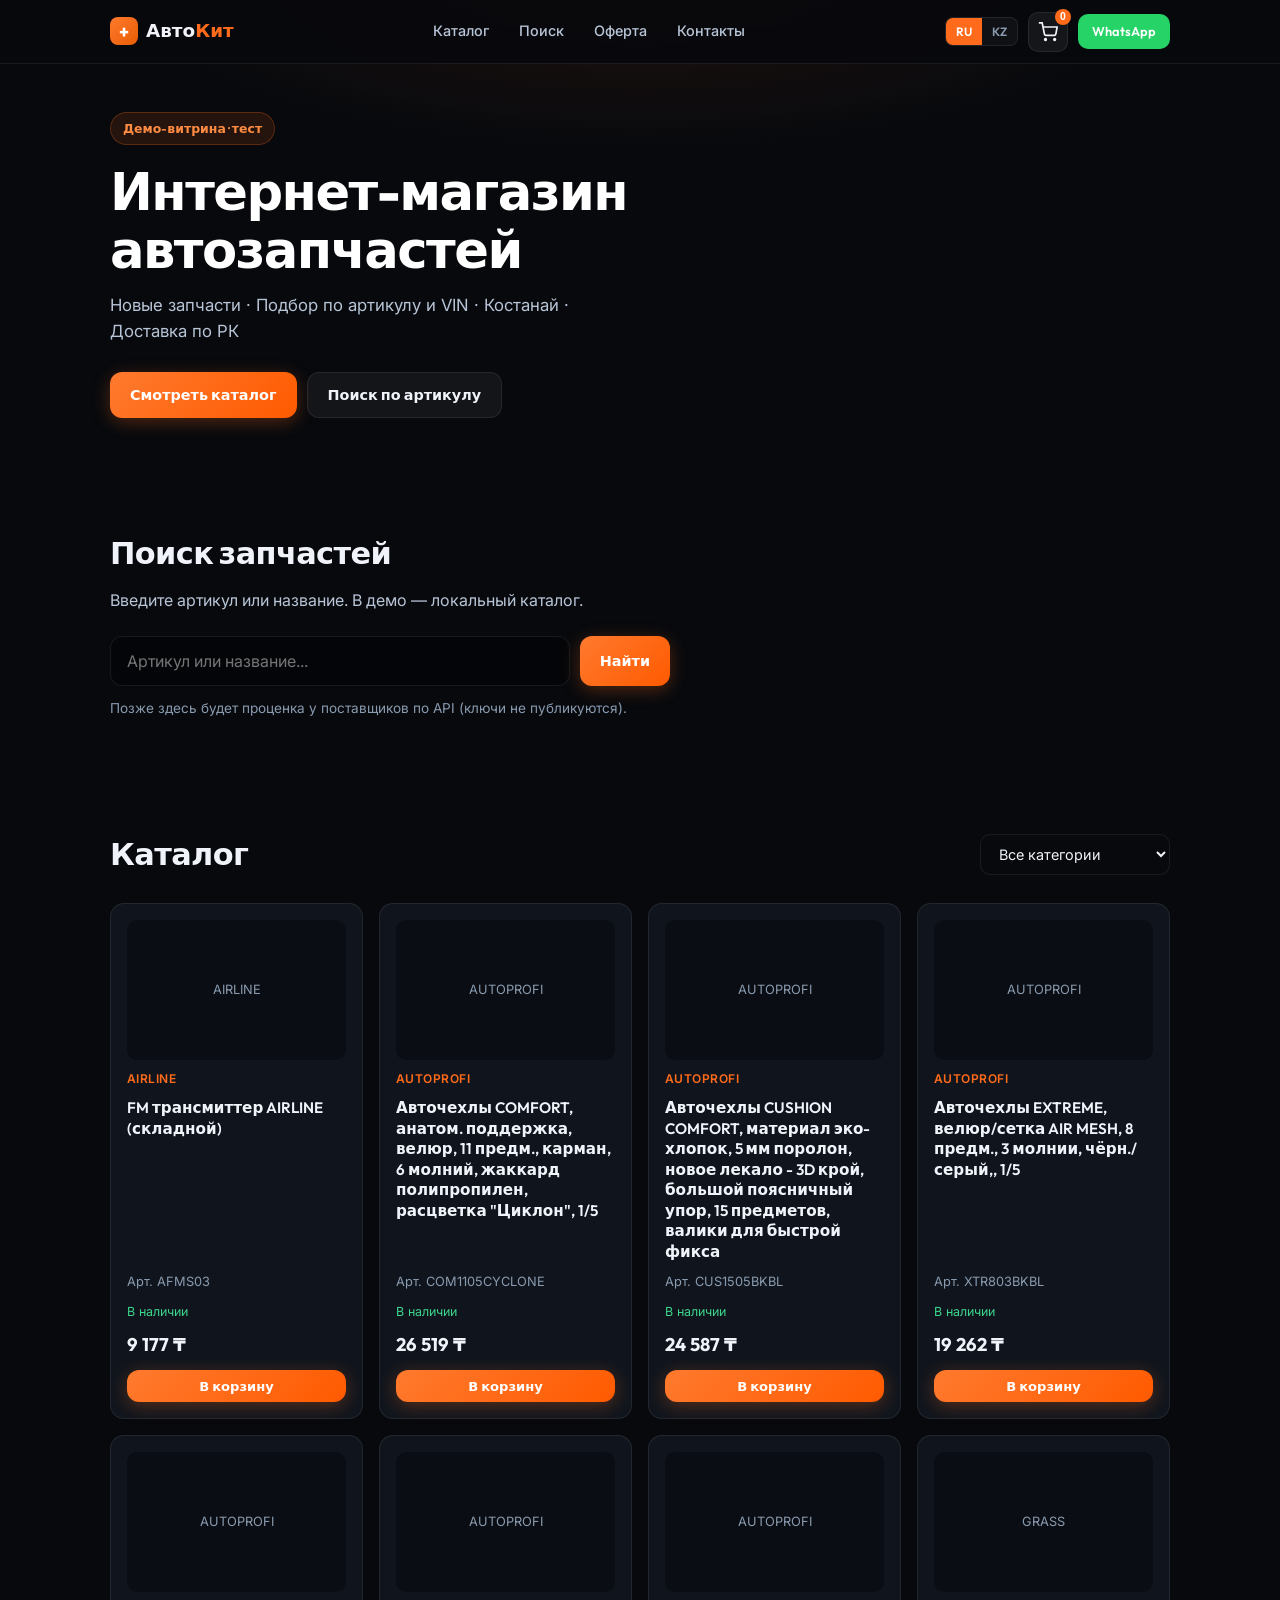
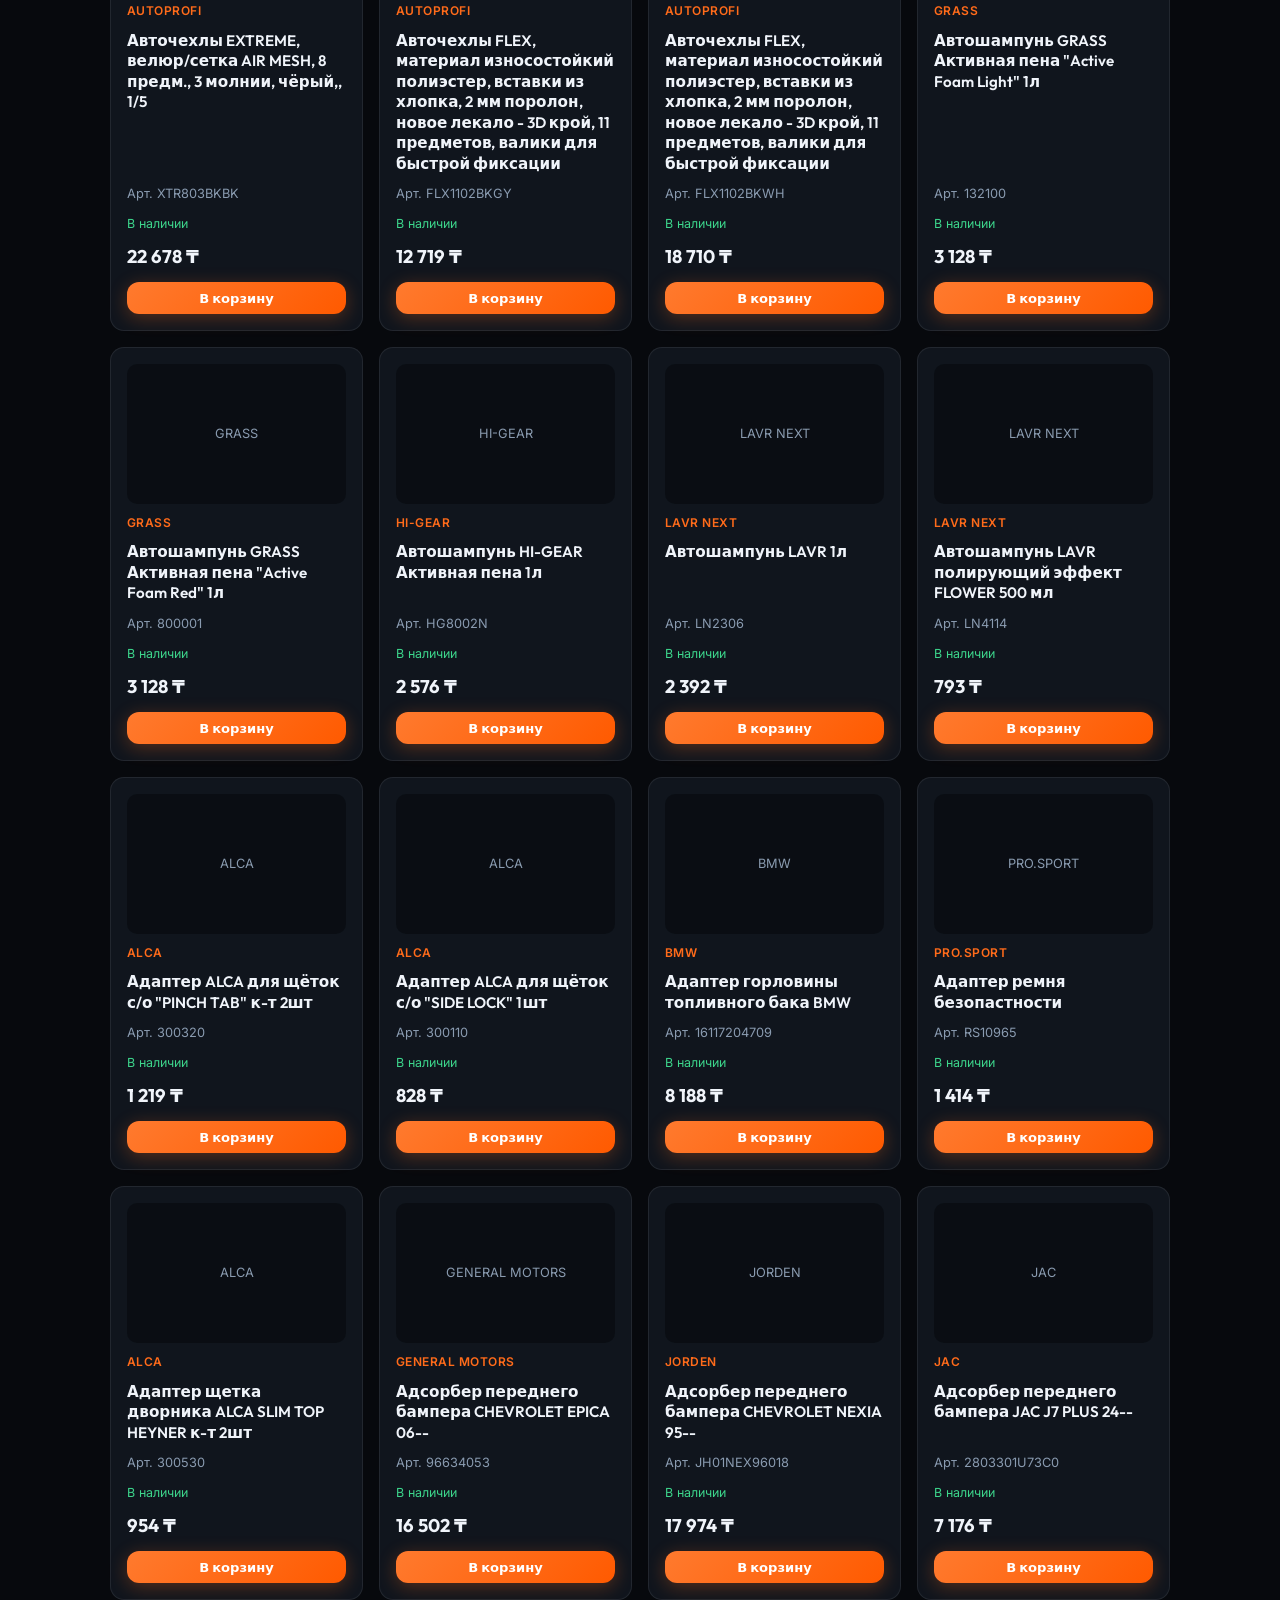
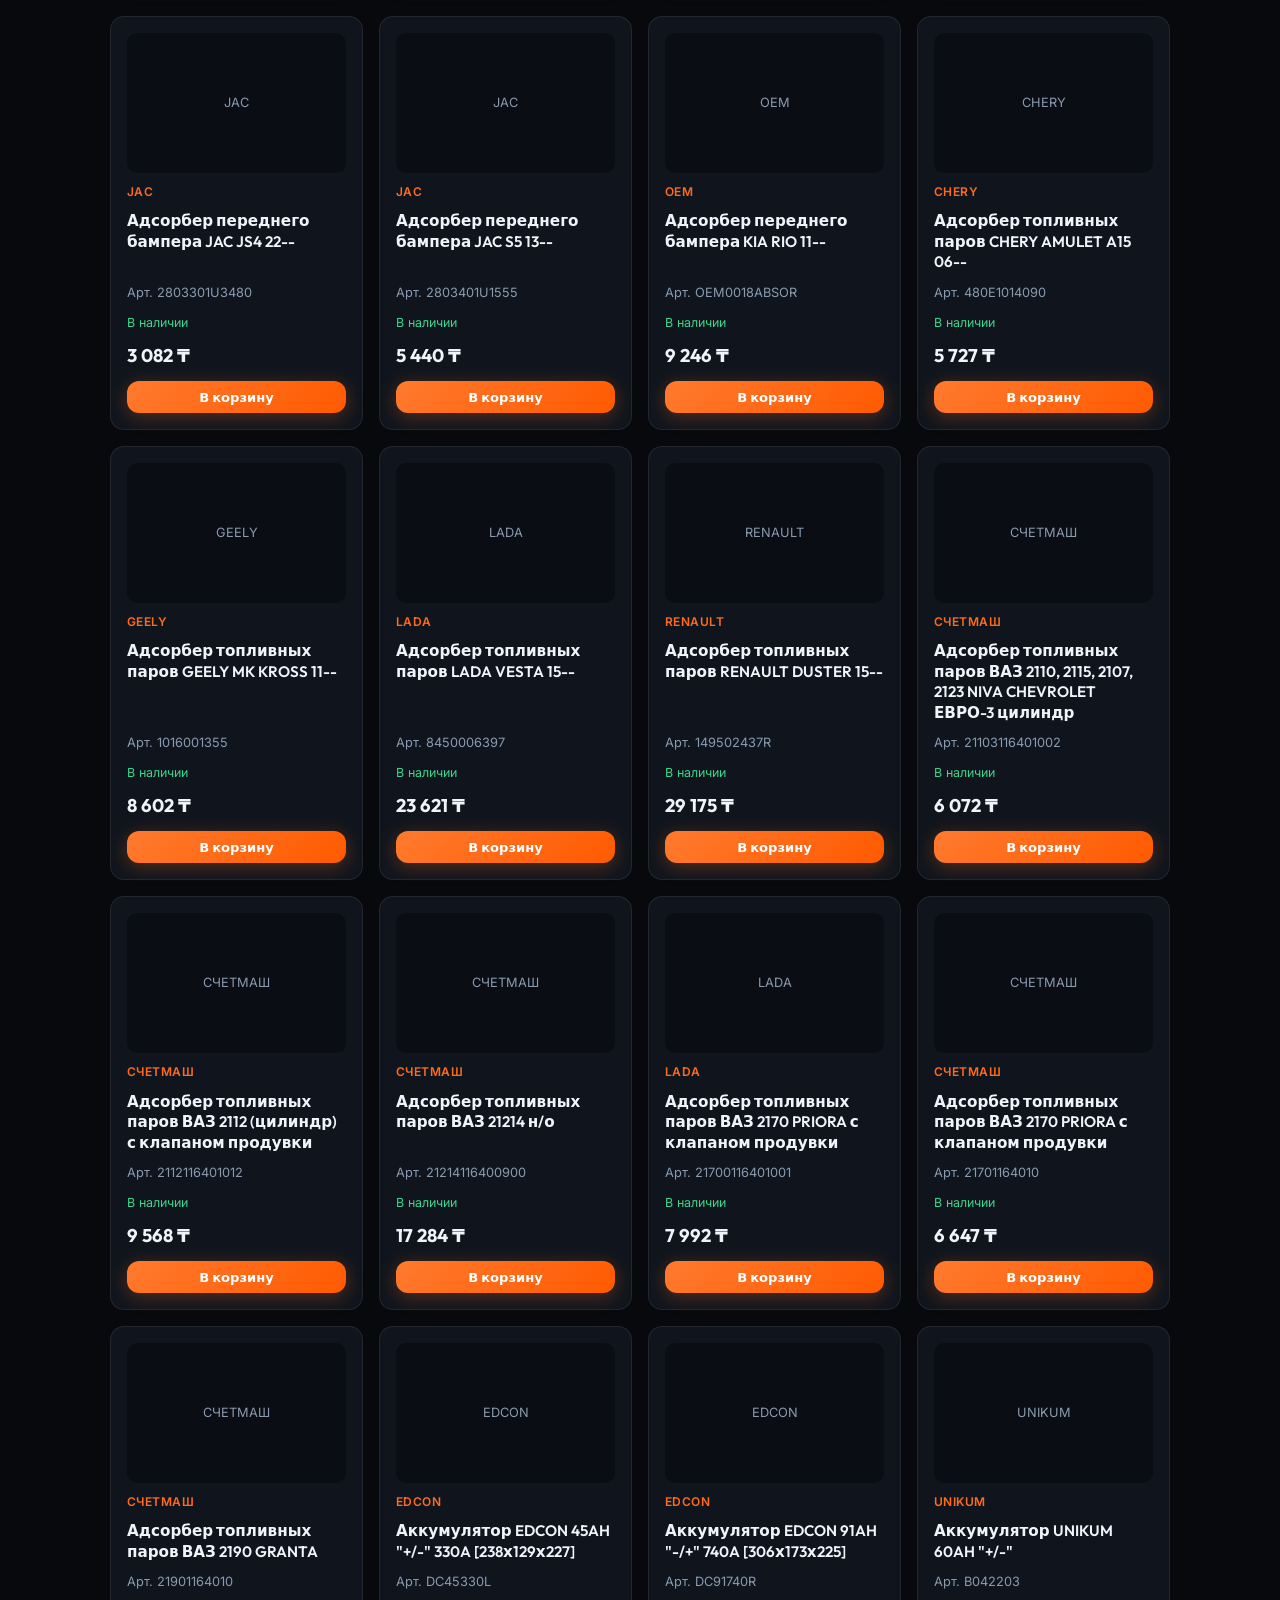
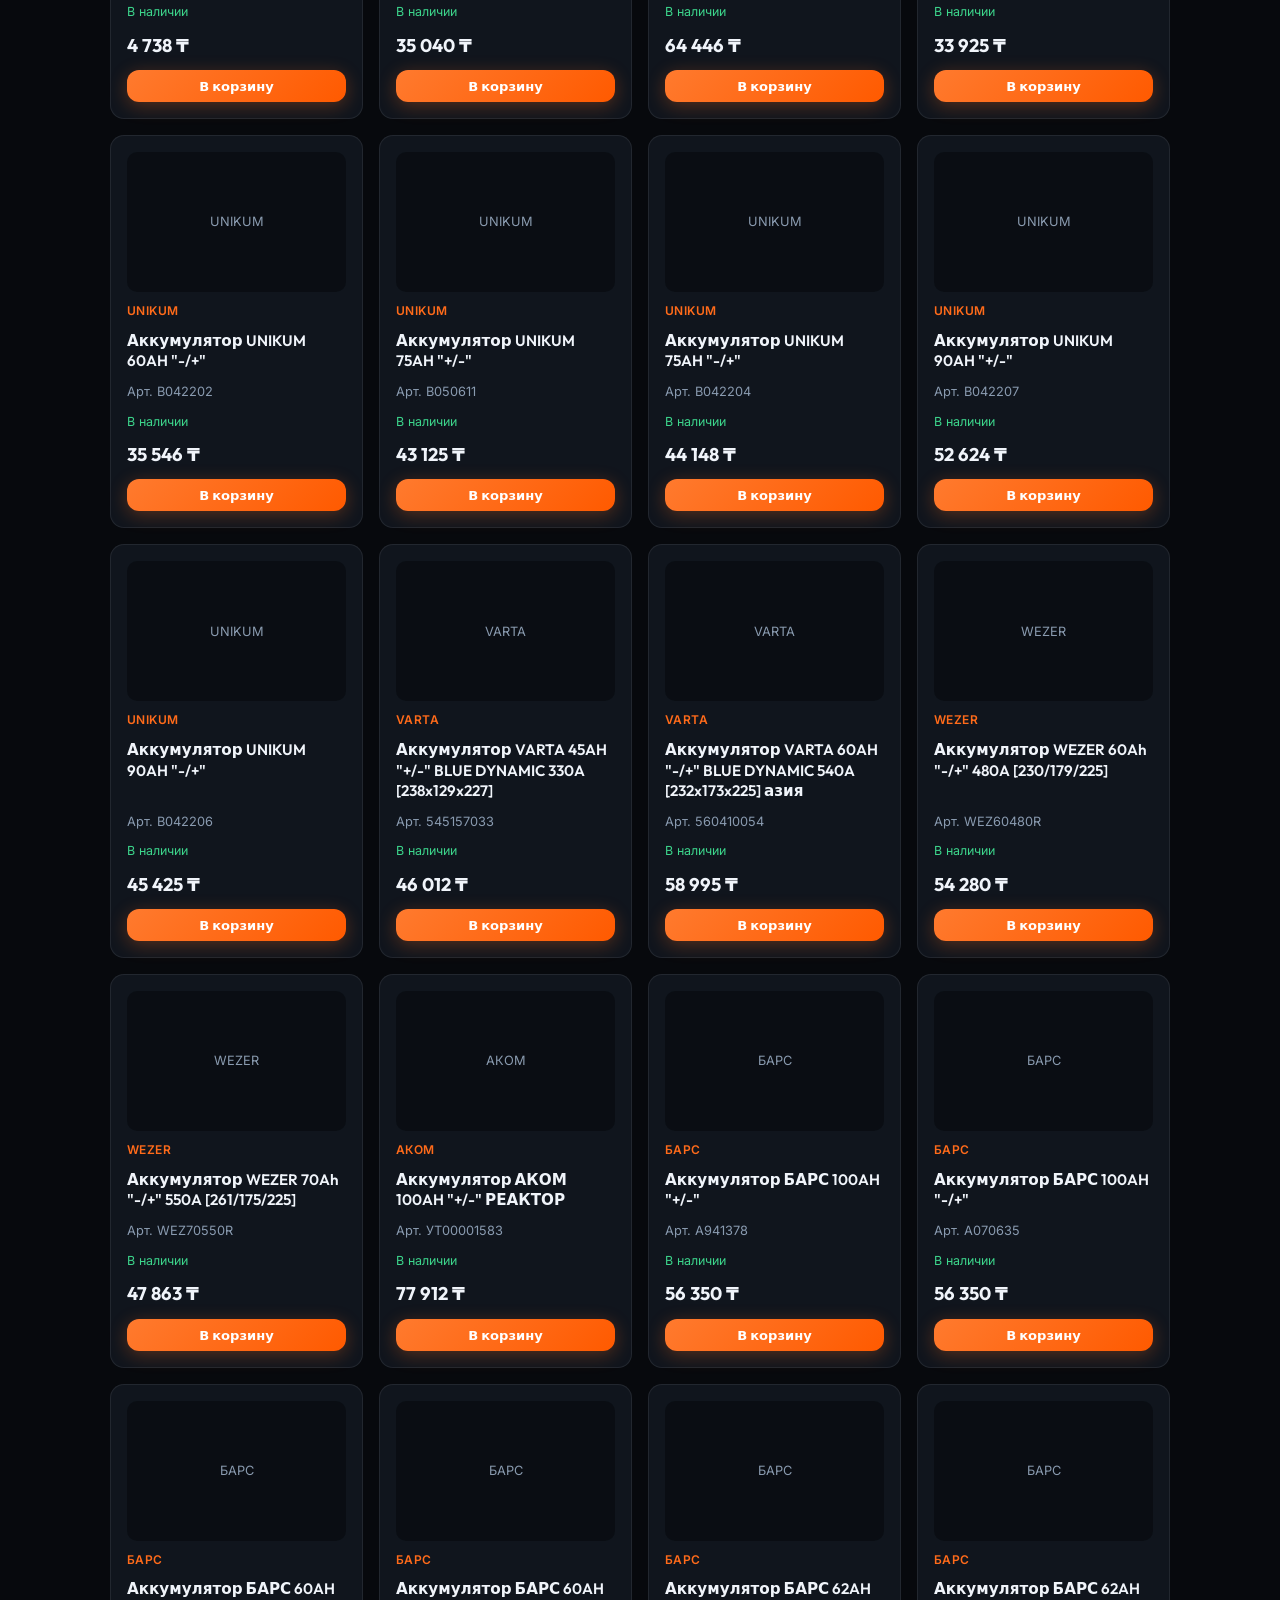
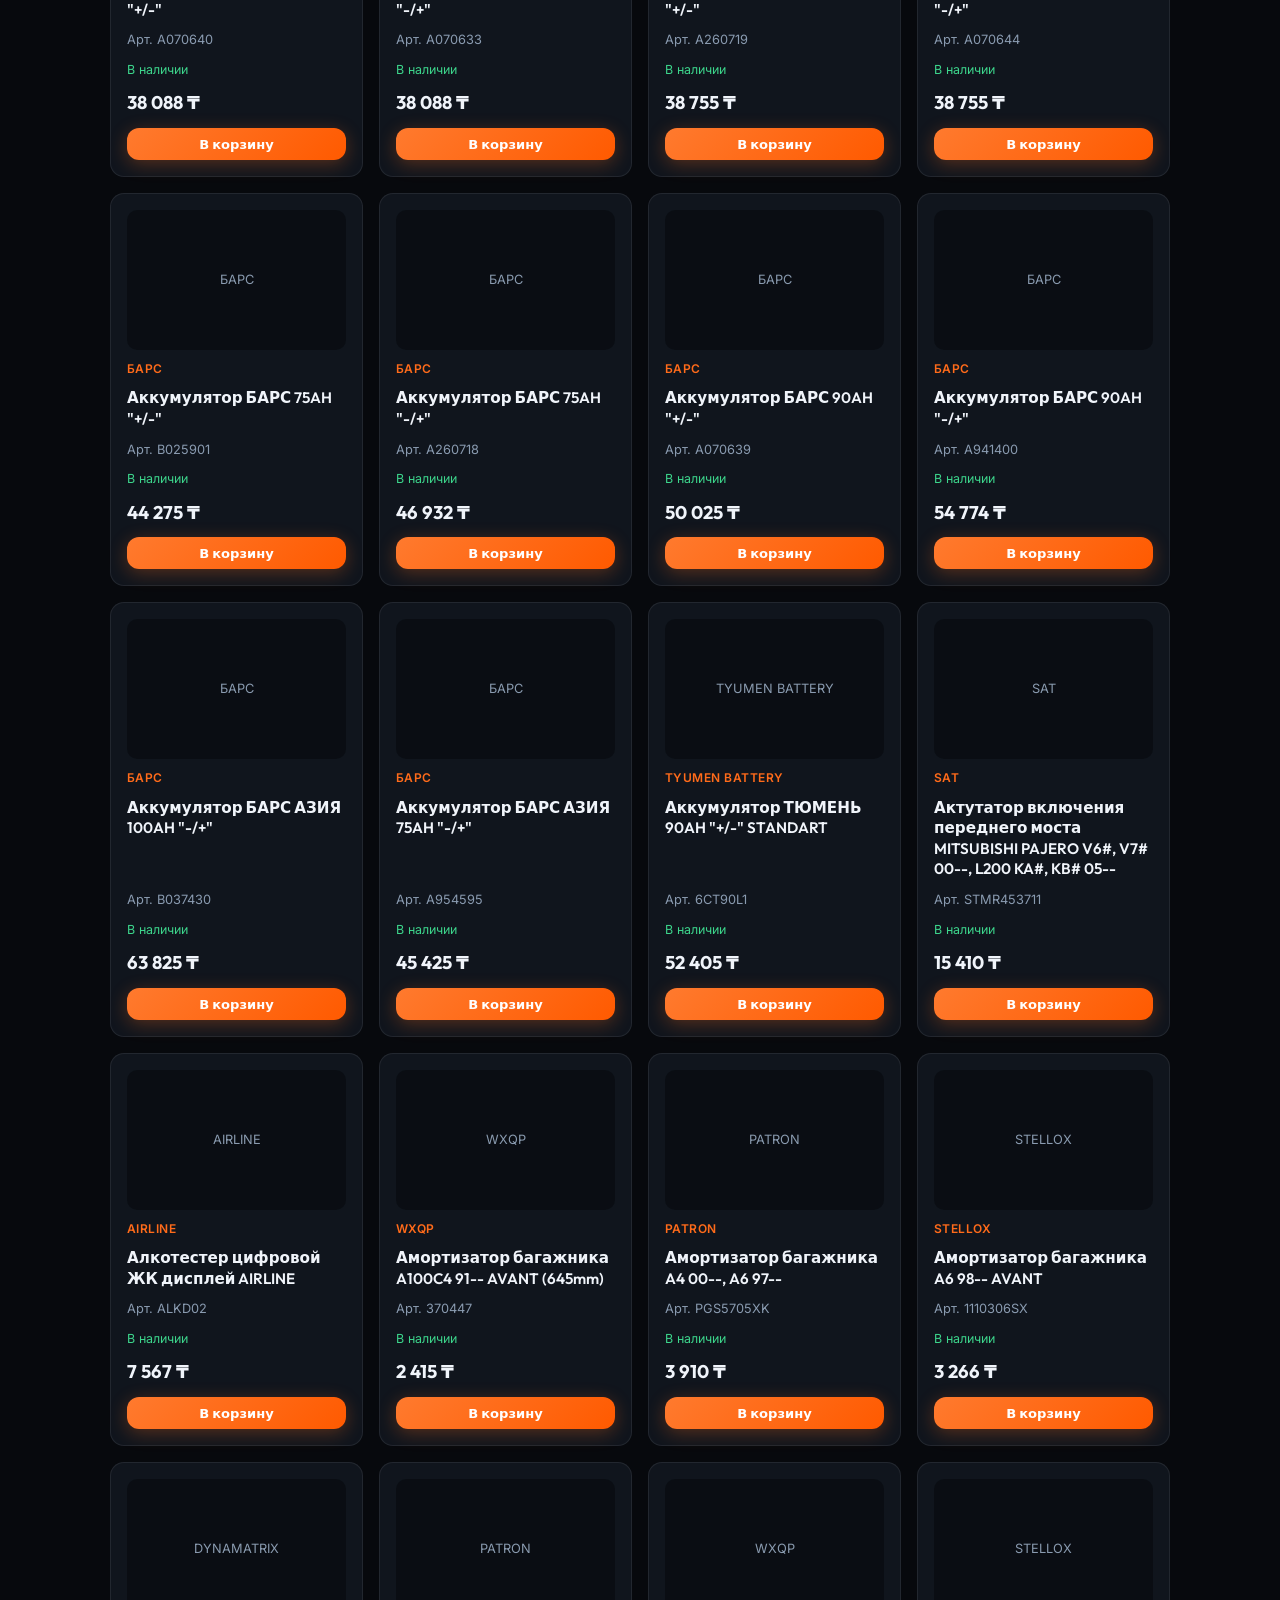
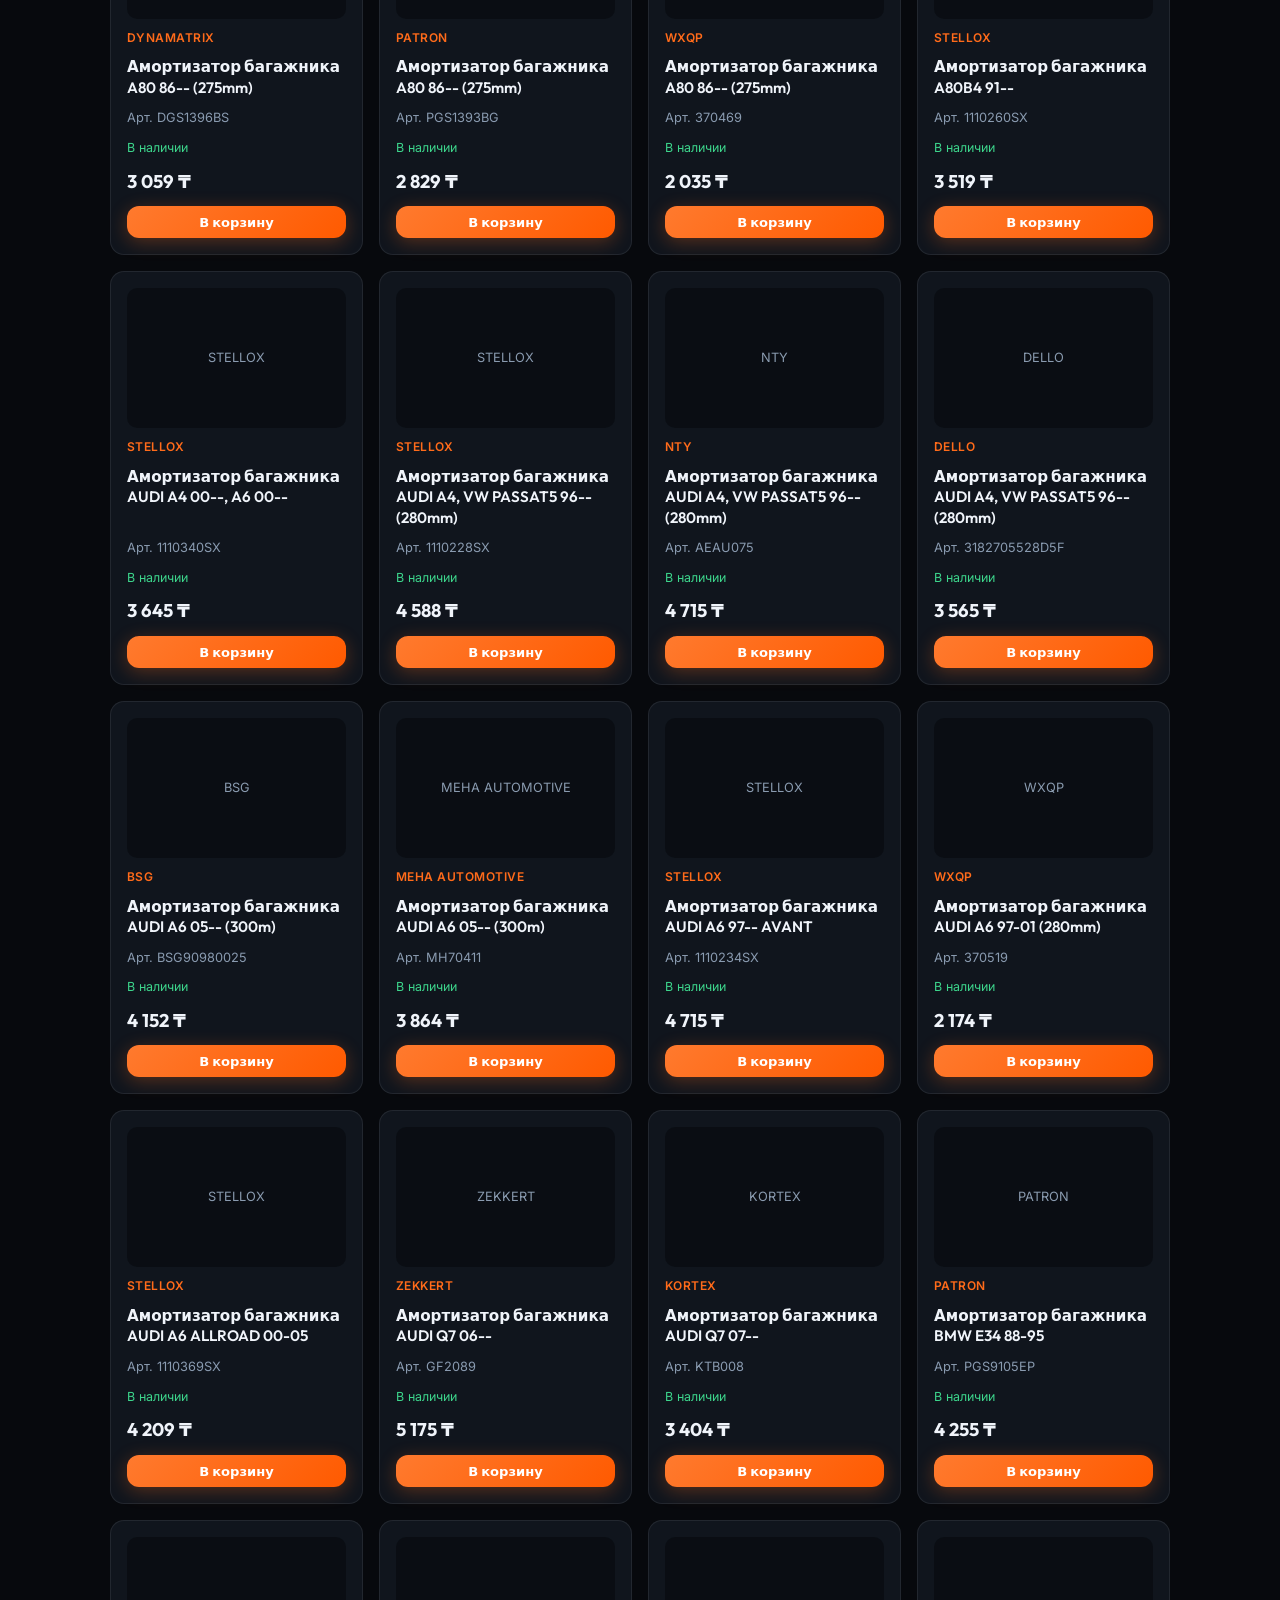
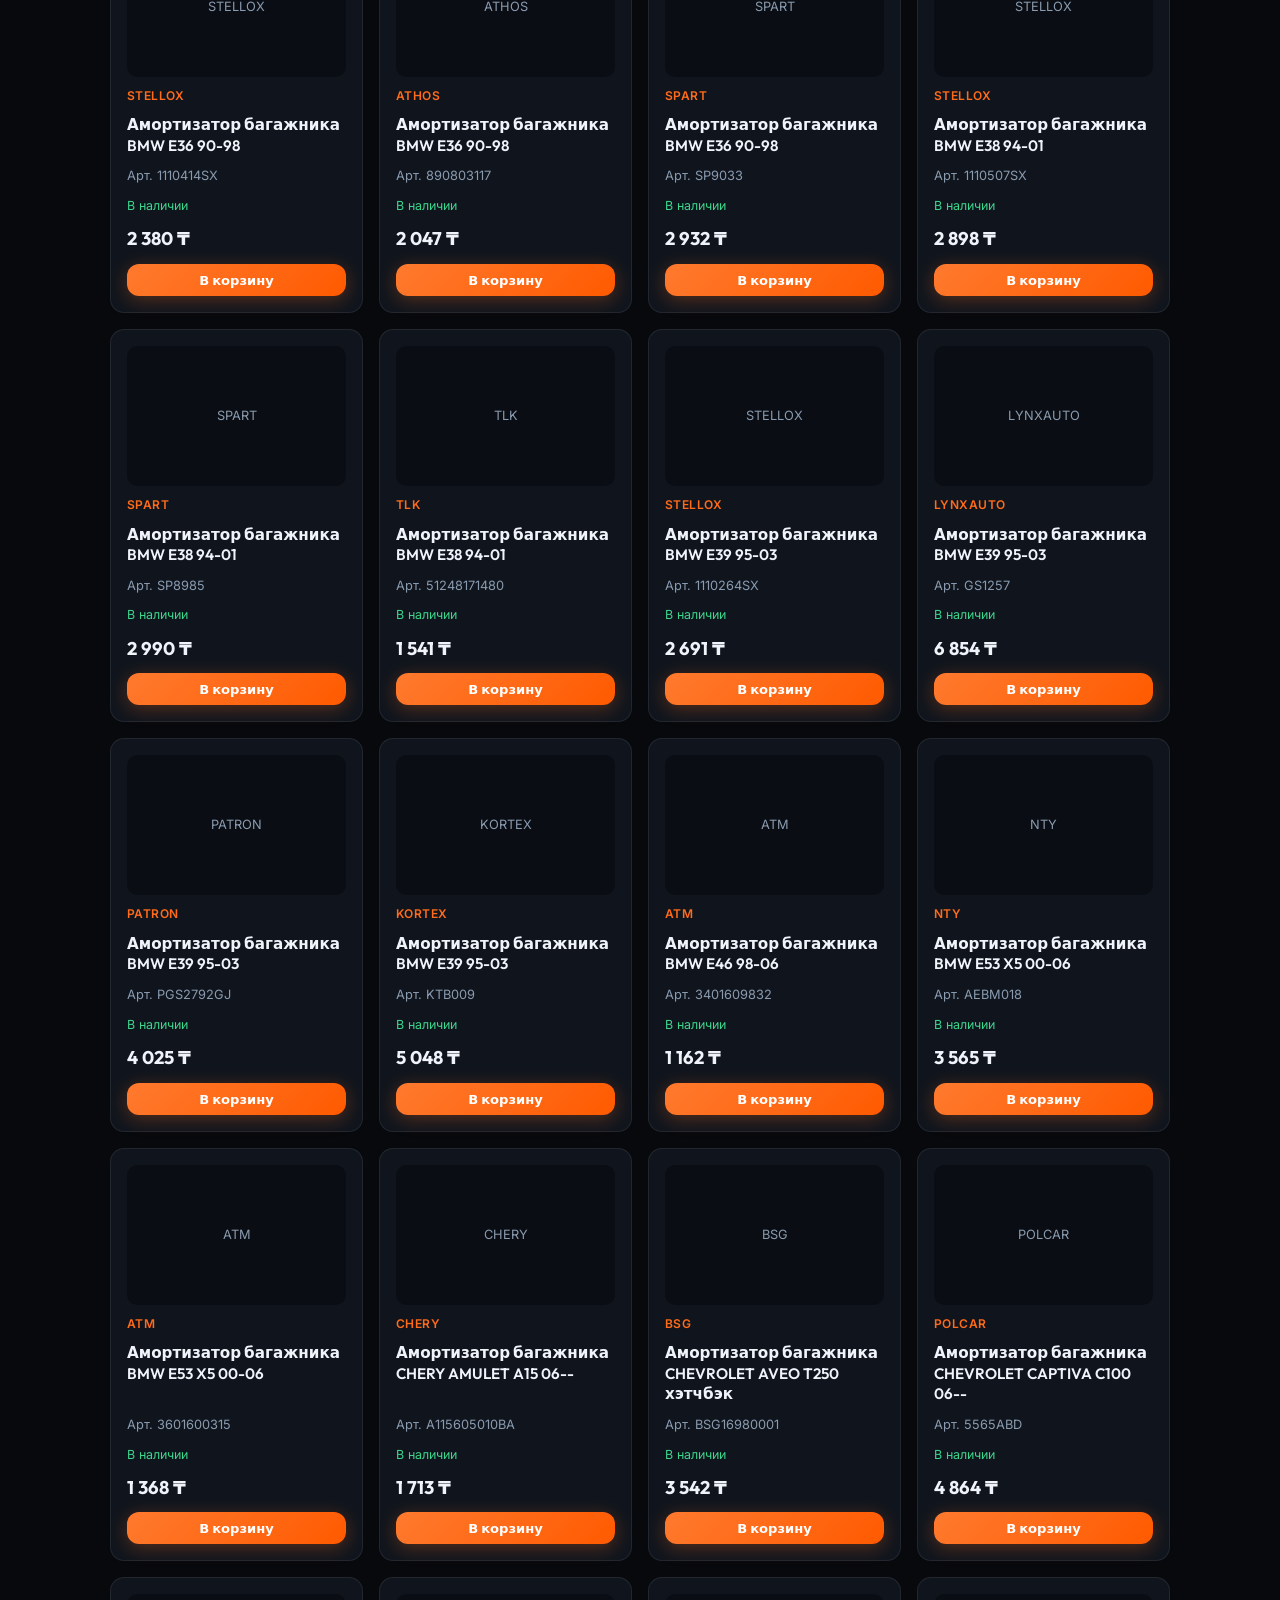
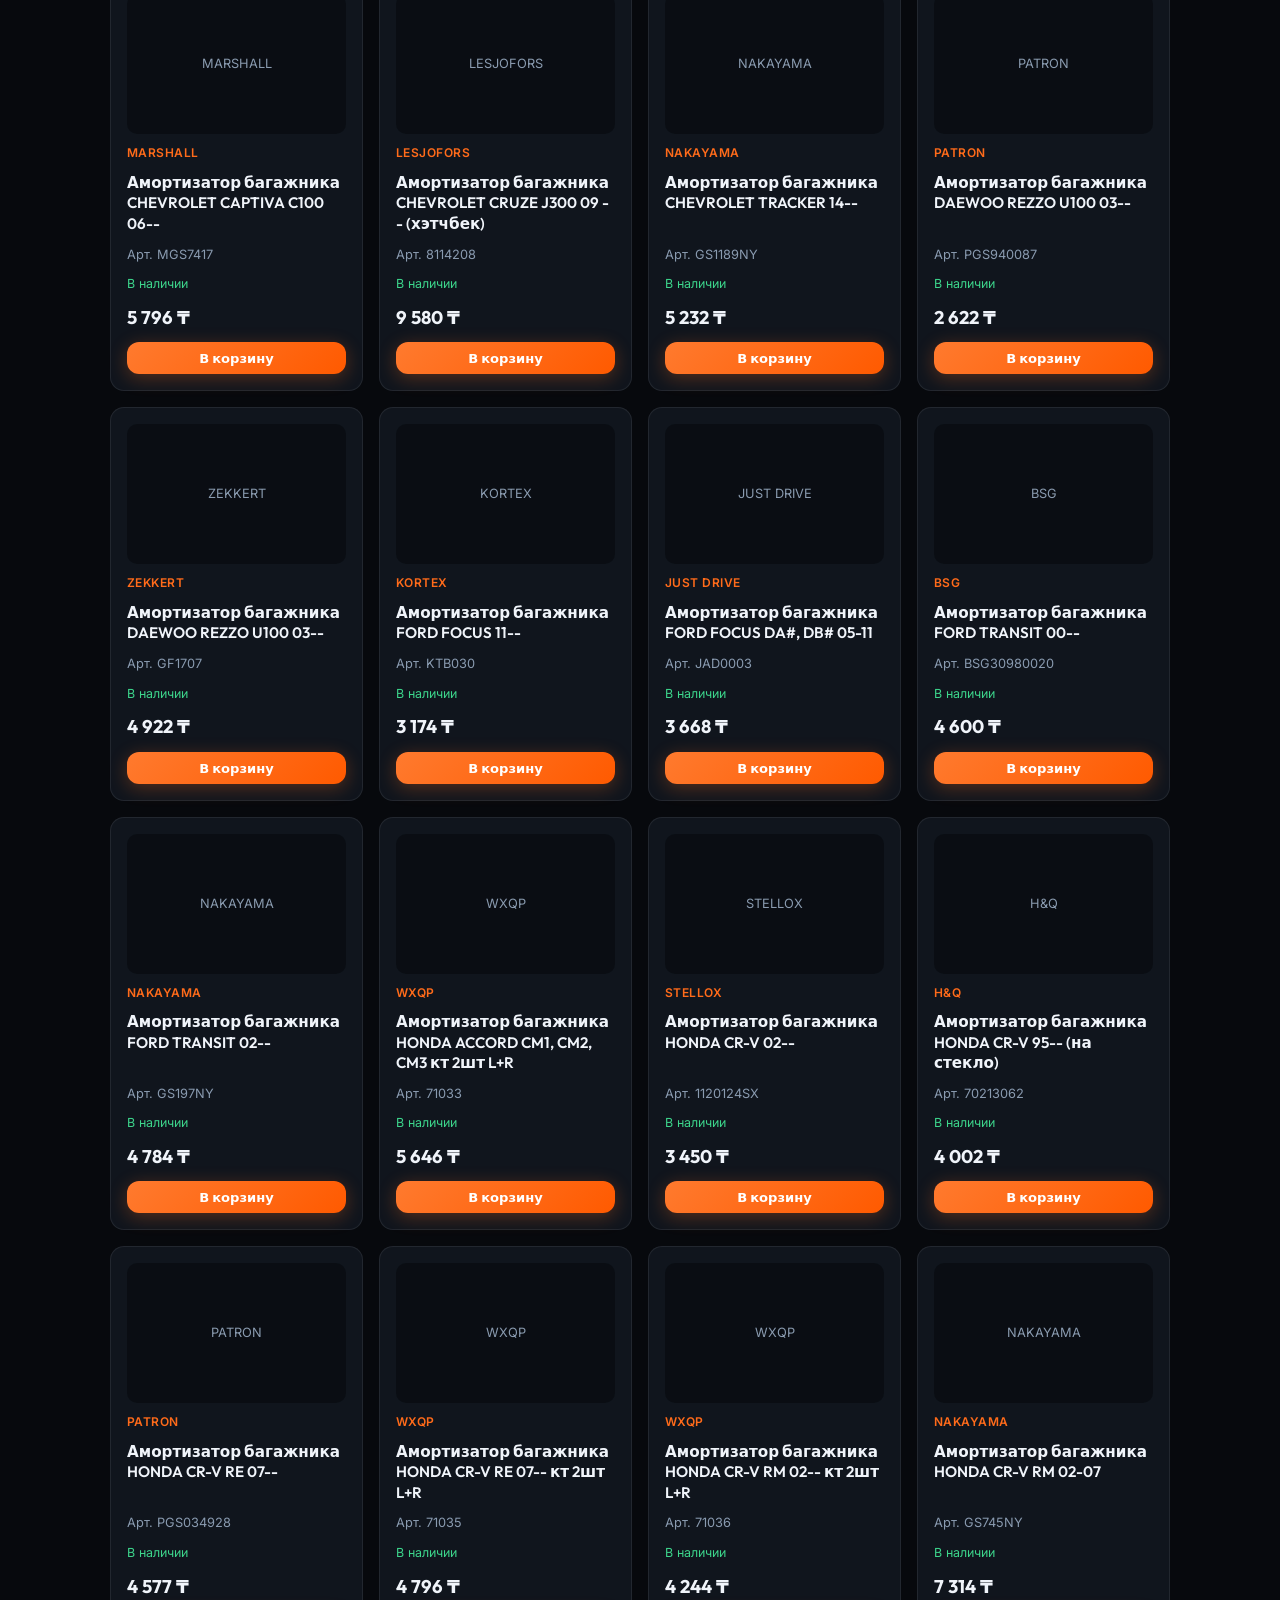
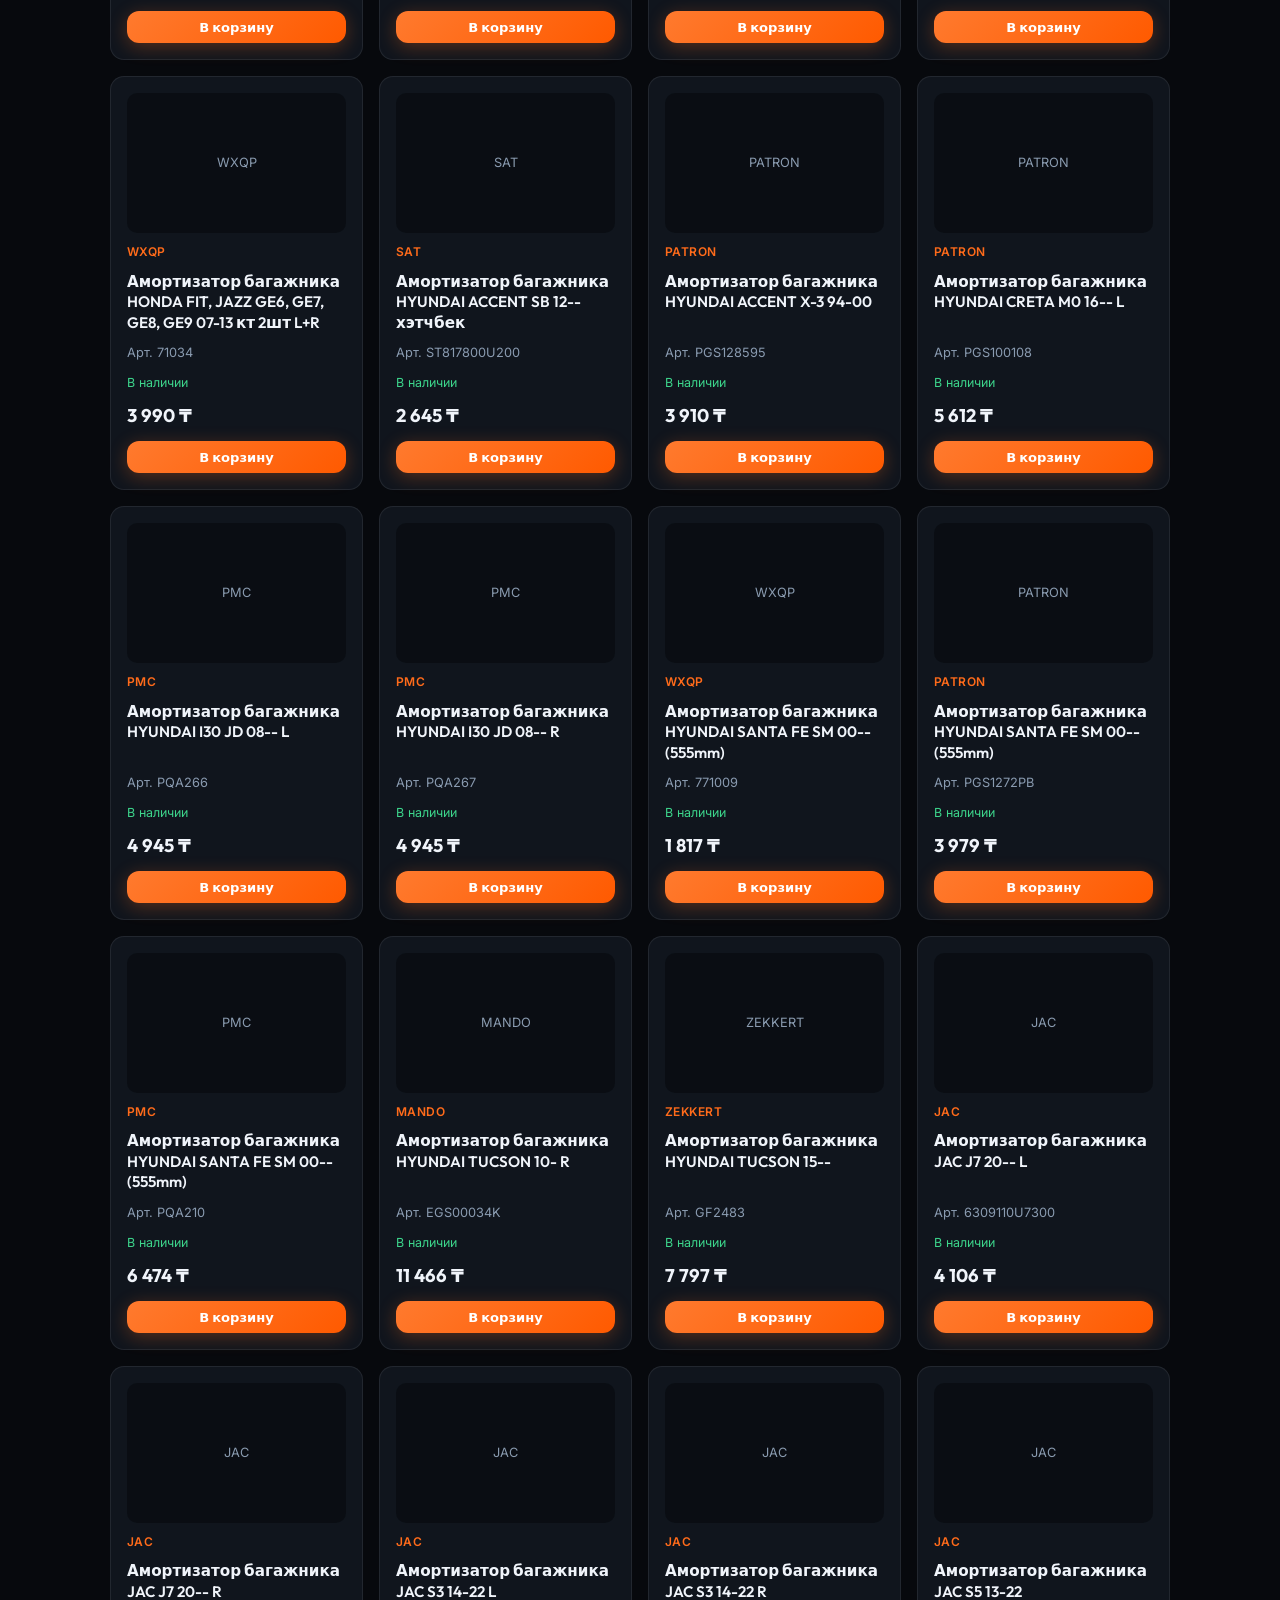
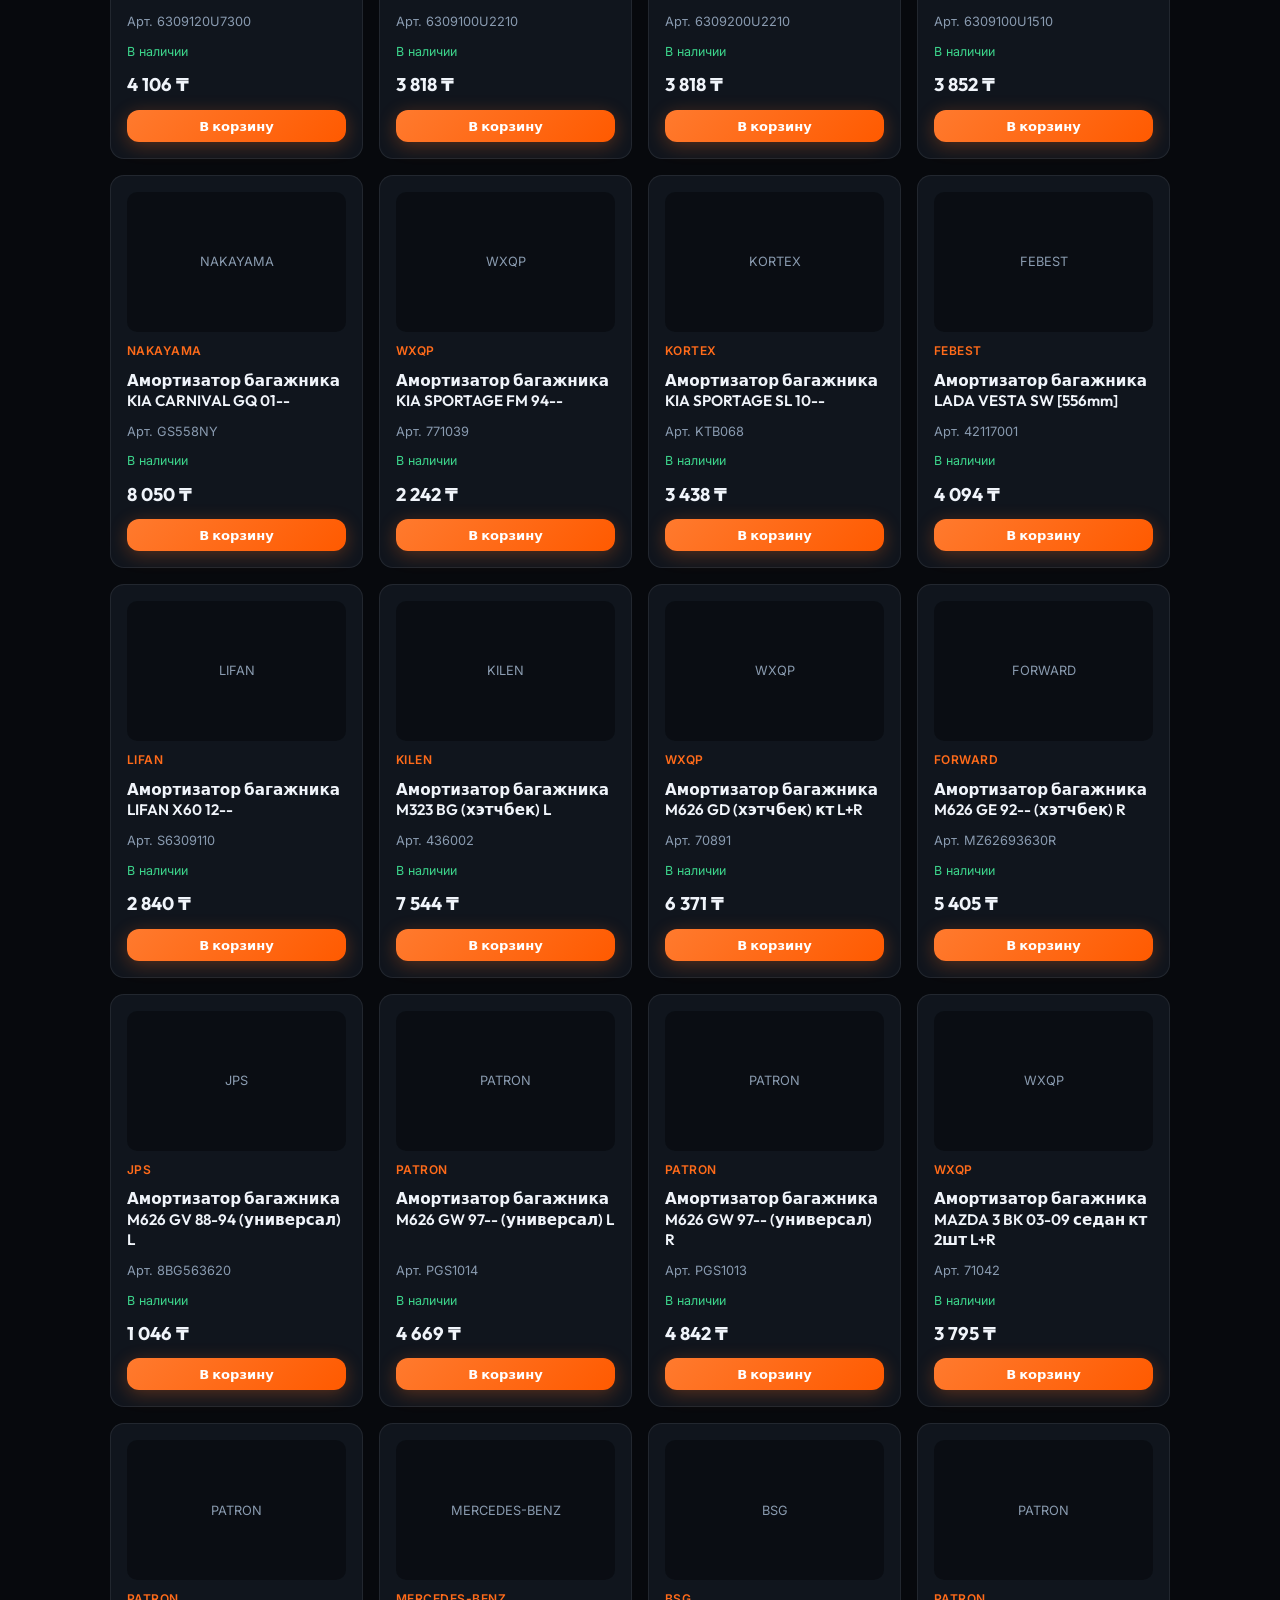
<file: index.html>
<!DOCTYPE html>
<html lang="ru">
<head>
  <meta charset="UTF-8">
  <meta name="viewport" content="width=device-width, initial-scale=1.0">
  <title>АвтоКит — Интернет-магазин автозапчастей</title>
  <meta name="description" content="Новые автозапчасти. Подбор по VIN и артикулу. Костанай. Доставка по Казахстану.">
  <link rel="preconnect" href="https://fonts.googleapis.com">
  <link rel="preconnect" href="https://fonts.gstatic.com" crossorigin>
  <link href="https://fonts.googleapis.com/css2?family=Outfit:wght@400;500;600;700;800&family=Inter:wght@400;500;600&display=swap" rel="stylesheet">
  <link rel="stylesheet" href="css/styles.css">
</head>
<body>
  <div class="page-bg" aria-hidden="true"></div>

  <header class="header">
    <div class="container header-inner">
      <a href="index.html" class="logo">
        <span class="logo-mark">+</span>
        <span class="logo-text">Авто<span>Кит</span></span>
      </a>
      <nav class="nav">
        <a href="#catalog" data-i18n="nav_catalog">Каталог</a>
        <a href="#search" data-i18n="nav_search">Поиск</a>
        <a href="legal/oferta.html" data-i18n="nav_oferta">Оферта</a>
        <a href="#contacts" data-i18n="nav_contacts">Контакты</a>
      </nav>
      <div class="header-actions">
        <div class="lang-switch">
          <button type="button" class="lang-btn active" data-lang="ru">RU</button>
          <button type="button" class="lang-btn" data-lang="kk">KZ</button>
        </div>
        <button type="button" class="cart-btn" id="cart-toggle" aria-label="Cart">
          <svg width="20" height="20" viewBox="0 0 24 24" fill="none" stroke="currentColor" stroke-width="2"><circle cx="9" cy="21" r="1"/><circle cx="20" cy="21" r="1"/><path d="M1 1h4l2.68 13.39a2 2 0 002 1.61h9.72a2 2 0 002-1.61L23 6H6"/></svg>
          <span class="cart-count" id="cart-count">0</span>
        </button>
        <a href="https://wa.me/77054529356" class="btn btn-whatsapp" target="_blank" rel="noopener">WhatsApp</a>
      </div>
      <button type="button" class="burger" aria-label="Menu"><span></span><span></span><span></span></button>
    </div>
  </header>

  <div class="mobile-menu" id="mobile-menu">
    <a href="#catalog" data-i18n="nav_catalog">Каталог</a>
    <a href="#search" data-i18n="nav_search">Поиск</a>
    <a href="legal/oferta.html" data-i18n="nav_oferta">Оферта</a>
    <a href="#contacts" data-i18n="nav_contacts">Контакты</a>
    <a href="https://wa.me/77054529356" class="btn btn-whatsapp" target="_blank">WhatsApp</a>
  </div>

  <!-- Hero -->
  <section class="hero">
    <div class="container hero-content">
      <div class="hero-badge" data-i18n="hero_badge">Демо-витрина · тест</div>
      <h1 data-i18n="hero_title">Интернет-магазин<br>автозапчастей</h1>
      <p class="hero-sub" data-i18n="hero_sub">Новые запчасти · Подбор по артикулу и VIN · Костанай · Доставка по РК</p>
      <div class="hero-btns">
        <a href="#catalog" class="btn btn-primary" data-i18n="hero_catalog">Смотреть каталог</a>
        <a href="#search" class="btn btn-ghost" data-i18n="hero_search">Поиск по артикулу</a>
      </div>
    </div>
  </section>

  <!-- Search -->
  <section id="search" class="section search-section">
    <div class="container">
      <h2 class="section-title" data-i18n="search_title">Поиск запчастей</h2>
      <p class="section-desc" data-i18n="search_desc">Введите артикул или название. В демо — локальный каталог.</p>
      <div class="search-box">
        <input type="search" id="search-input" placeholder="Артикул или название..." autocomplete="off">
        <button type="button" class="btn btn-primary" id="search-btn" data-i18n="search_btn">Найти</button>
      </div>
      <p class="search-hint" data-i18n="search_hint">Позже здесь будет проценка у поставщиков по API (без публикации ключей).</p>
    </div>
  </section>

  <!-- Catalog -->
  <section id="catalog" class="section">
    <div class="container">
      <div class="section-header-row">
        <h2 class="section-title" data-i18n="catalog_title">Каталог</h2>
        <select id="category-filter" class="select">
          <option value="all" data-i18n="cat_all">Все категории</option>
          <option value="filters">Фильтры</option>
          <option value="brake">Тормозная система</option>
          <option value="suspension">Подвеска</option>
          <option value="engine">Двигатель</option>
          <option value="body">Кузов</option>
        </select>
      </div>
      <div class="products-grid" id="products-grid"></div>
    </div>
  </section>

  <!-- How it works -->
  <section class="section alt">
    <div class="container">
      <h2 class="section-title" data-i18n="how_title">Как заказать</h2>
      <div class="steps">
        <div class="step"><span class="step-num">1</span><p data-i18n="how_1">Найдите деталь в каталоге или по артикулу</p></div>
        <div class="step"><span class="step-num">2</span><p data-i18n="how_2">Добавьте в корзину</p></div>
        <div class="step"><span class="step-num">3</span><p data-i18n="how_3">Отправьте заявку в WhatsApp — подтвердим наличие и цену</p></div>
      </div>
      <p class="note" data-i18n="how_note">Онлайн-оплата (Kaspi / Halyk) и синхронизация с учётом — на следующем этапе, на отдельном сервере.</p>
    </div>
  </section>

  <!-- Contacts -->
  <section id="contacts" class="section">
    <div class="container">
      <h2 class="section-title" data-i18n="contacts_title">Контакты</h2>
      <div class="contacts-grid">
        <div class="contact-card">
          <h3 data-i18n="address_label">Адрес</h3>
          <p>г. Костанай, ул. Ворошилова, 11А</p>
          <p class="small">ИП «Воронцов Д. С.»</p>
        </div>
        <div class="contact-card">
          <h3 data-i18n="phone_label">Телефон</h3>
          <p><a href="tel:+77054529356">+7 705 452-93-56</a></p>
        </div>
        <div class="contact-card">
          <h3>WhatsApp</h3>
          <p><a href="https://wa.me/77054529356" target="_blank" rel="noopener" data-i18n="wa_write">Написать</a></p>
        </div>
        <div class="contact-card">
          <h3>Kaspi</h3>
          <p><a href="https://l.kaspi.kz/shop/13uBDwMmgFwrEju" target="_blank" rel="noopener" data-i18n="kaspi_shop">Магазин на Kaspi</a></p>
        </div>
      </div>
    </div>
  </section>

  <footer class="footer">
    <div class="container footer-inner">
      <div>
        <span class="logo-text">Авто<span>Кит</span></span>
        <p class="footer-muted" data-i18n="footer_demo">Демо-версия для теста. Не является публичной офертой до публикации финальных документов.</p>
      </div>
      <div class="footer-links">
        <a href="legal/oferta.html" data-i18n="nav_oferta">Оферта</a>
        <a href="legal/privacy.html" data-i18n="nav_privacy">Конфиденциальность</a>
        <a href="https://akit.kz" target="_blank">akit.kz</a>
      </div>
      <p class="copyright">© 2026 АвтоКит · ИП «Воронцов Д. С.»</p>
    </div>
  </footer>

  <!-- Cart drawer -->
  <div class="cart-overlay" id="cart-overlay"></div>
  <aside class="cart-drawer" id="cart-drawer">
    <div class="cart-head">
      <h3 data-i18n="cart_title">Корзина</h3>
      <button type="button" class="cart-close" id="cart-close">×</button>
    </div>
    <div class="cart-body" id="cart-body"></div>
    <div class="cart-foot">
      <div class="cart-total"><span data-i18n="cart_total">Итого</span>: <strong id="cart-total">0 ₸</strong></div>
      <button type="button" class="btn btn-primary btn-full" id="checkout-wa" data-i18n="cart_checkout">Отправить в WhatsApp</button>
      <p class="cart-note" data-i18n="cart_note">Заявка уходит в WhatsApp. Оплата на сайте — позже.</p>
    </div>
  </aside>

  <script src="js/i18n.js"></script>
  <script src="js/catalog.js"></script>
  <script src="js/app.js"></script>
</body>
</html>
</file>
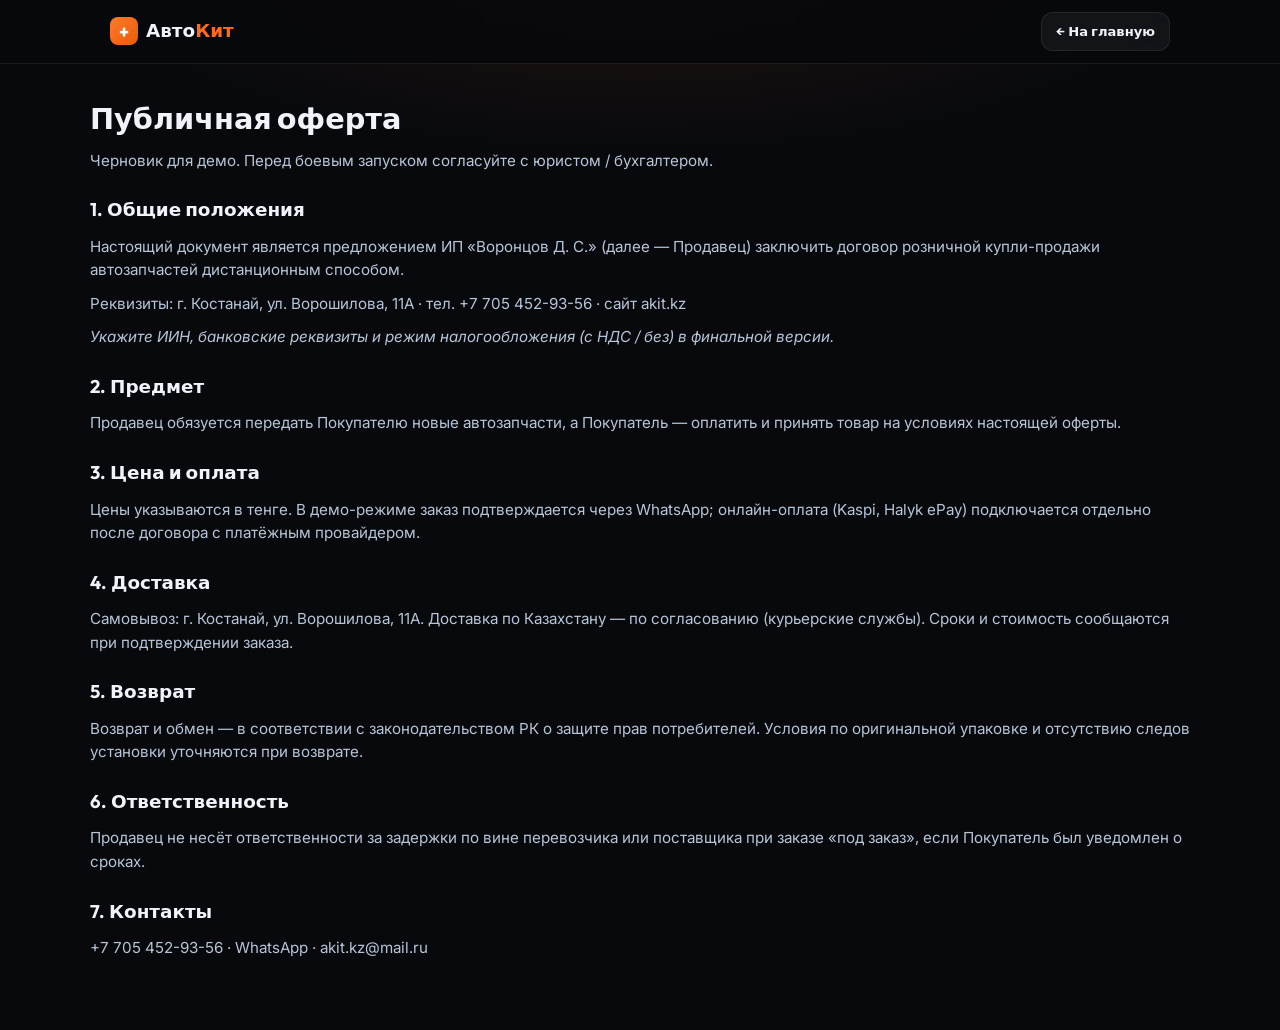
<file: legal/oferta.html>
<!DOCTYPE html>
<html lang="ru">
<head>
  <meta charset="UTF-8">
  <meta name="viewport" content="width=device-width, initial-scale=1.0">
  <title>Публичная оферта — АвтоКит</title>
  <link href="https://fonts.googleapis.com/css2?family=Outfit:wght@600;700&family=Inter:wght@400;500&display=swap" rel="stylesheet">
  <link rel="stylesheet" href="../css/styles.css">
</head>
<body>
  <div class="page-bg"></div>
  <header class="header">
    <div class="container header-inner">
      <a href="../index.html" class="logo"><span class="logo-mark">+</span><span class="logo-text">Авто<span>Кит</span></span></a>
      <a href="../index.html" class="btn btn-ghost btn-sm">← На главную</a>
    </div>
  </header>
  <main class="legal-page container">
    <h1>Публичная оферта</h1>
    <p class="legal-meta">Черновик для демо. Перед боевым запуском согласуйте с юристом / бухгалтером.</p>

    <h2>1. Общие положения</h2>
    <p>Настоящий документ является предложением ИП «Воронцов Д. С.» (далее — Продавец) заключить договор розничной купли-продажи автозапчастей дистанционным способом.</p>
    <p>Реквизиты: г. Костанай, ул. Ворошилова, 11А · тел. +7 705 452-93-56 · сайт akit.kz</p>
    <p><em>Укажите ИИН, банковские реквизиты и режим налогообложения (с НДС / без) в финальной версии.</em></p>

    <h2>2. Предмет</h2>
    <p>Продавец обязуется передать Покупателю новые автозапчасти, а Покупатель — оплатить и принять товар на условиях настоящей оферты.</p>

    <h2>3. Цена и оплата</h2>
    <p>Цены указываются в тенге. В демо-режиме заказ подтверждается через WhatsApp; онлайн-оплата (Kaspi, Halyk ePay) подключается отдельно после договора с платёжным провайдером.</p>

    <h2>4. Доставка</h2>
    <p>Самовывоз: г. Костанай, ул. Ворошилова, 11А. Доставка по Казахстану — по согласованию (курьерские службы). Сроки и стоимость сообщаются при подтверждении заказа.</p>

    <h2>5. Возврат</h2>
    <p>Возврат и обмен — в соответствии с законодательством РК о защите прав потребителей. Условия по оригинальной упаковке и отсутствию следов установки уточняются при возврате.</p>

    <h2>6. Ответственность</h2>
    <p>Продавец не несёт ответственности за задержки по вине перевозчика или поставщика при заказе «под заказ», если Покупатель был уведомлен о сроках.</p>

    <h2>7. Контакты</h2>
    <p>+7 705 452-93-56 · WhatsApp · akit.kz@mail.ru</p>
  </main>
</body>
</html>
</file>
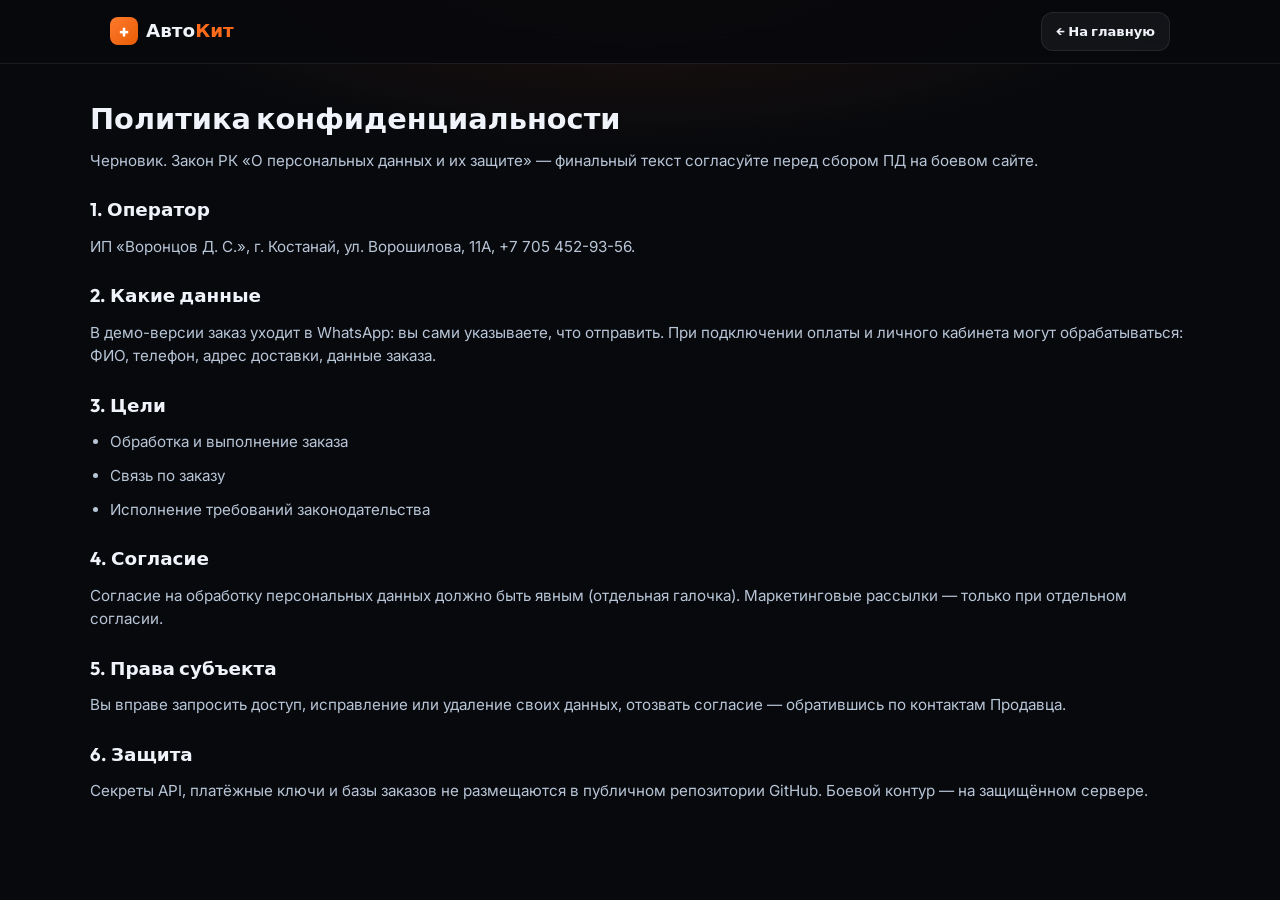
<file: legal/privacy.html>
<!DOCTYPE html>
<html lang="ru">
<head>
  <meta charset="UTF-8">
  <meta name="viewport" content="width=device-width, initial-scale=1.0">
  <title>Политика конфиденциальности — АвтоКит</title>
  <link href="https://fonts.googleapis.com/css2?family=Outfit:wght@600;700&family=Inter:wght@400;500&display=swap" rel="stylesheet">
  <link rel="stylesheet" href="../css/styles.css">
</head>
<body>
  <div class="page-bg"></div>
  <header class="header">
    <div class="container header-inner">
      <a href="../index.html" class="logo"><span class="logo-mark">+</span><span class="logo-text">Авто<span>Кит</span></span></a>
      <a href="../index.html" class="btn btn-ghost btn-sm">← На главную</a>
    </div>
  </header>
  <main class="legal-page container">
    <h1>Политика конфиденциальности</h1>
    <p class="legal-meta">Черновик. Закон РК «О персональных данных и их защите» — финальный текст согласуйте перед сбором ПД на боевом сайте.</p>

    <h2>1. Оператор</h2>
    <p>ИП «Воронцов Д. С.», г. Костанай, ул. Ворошилова, 11А, +7 705 452-93-56.</p>

    <h2>2. Какие данные</h2>
    <p>В демо-версии заказ уходит в WhatsApp: вы сами указываете, что отправить. При подключении оплаты и личного кабинета могут обрабатываться: ФИО, телефон, адрес доставки, данные заказа.</p>

    <h2>3. Цели</h2>
    <ul>
      <li>Обработка и выполнение заказа</li>
      <li>Связь по заказу</li>
      <li>Исполнение требований законодательства</li>
    </ul>

    <h2>4. Согласие</h2>
    <p>Согласие на обработку персональных данных должно быть явным (отдельная галочка). Маркетинговые рассылки — только при отдельном согласии.</p>

    <h2>5. Права субъекта</h2>
    <p>Вы вправе запросить доступ, исправление или удаление своих данных, отозвать согласие — обратившись по контактам Продавца.</p>

    <h2>6. Защита</h2>
    <p>Секреты API, платёжные ключи и базы заказов не размещаются в публичном репозитории GitHub. Боевой контур — на защищённом сервере.</p>
  </main>
</body>
</html>
</file>
<file: css/styles.css>
:root {
  --bg: #07090d;
  --bg-card: rgba(18, 24, 34, 0.85);
  --text: #f0f4fa;
  --text-muted: #b8c5d6;
  --text-dim: #8a9bb0;
  --accent: #ff6b1a;
  --accent-2: #ff8c42;
  --whatsapp: #25d366;
  --border: rgba(255,255,255,0.08);
  --radius: 14px;
  --font-d: 'Outfit', system-ui, sans-serif;
  --font-b: 'Inter', system-ui, sans-serif;
  --header-h: 64px;
}
*, *::before, *::after { box-sizing: border-box; margin: 0; padding: 0; }
html { scroll-behavior: smooth; }
body {
  font-family: var(--font-b);
  background: var(--bg);
  color: var(--text);
  line-height: 1.55;
  min-height: 100vh;
}
.page-bg {
  position: fixed; inset: 0; z-index: -1; pointer-events: none;
  background:
    radial-gradient(ellipse 80% 40% at 50% -5%, rgba(255,107,26,0.12), transparent 55%),
    var(--bg);
}
a { color: var(--accent); text-decoration: none; }
a:hover { color: var(--accent-2); }
.container { width: 100%; max-width: 1100px; margin: 0 auto; padding: 0 20px; }

/* Header */
.header {
  position: fixed; top: 0; left: 0; right: 0; z-index: 100;
  height: var(--header-h);
  background: rgba(7,9,13,0.88);
  backdrop-filter: blur(16px);
  border-bottom: 1px solid var(--border);
}
.header-inner { display: flex; align-items: center; justify-content: space-between; height: 100%; gap: 12px; }
.logo { display: flex; align-items: center; gap: 8px; color: var(--text); font-family: var(--font-d); font-weight: 700; font-size: 1.15rem; }
.logo-mark {
  width: 28px; height: 28px; border-radius: 8px;
  background: linear-gradient(135deg, #ff7a2e, #e85d04);
  color: #fff; display: grid; place-items: center; font-weight: 800; font-size: 1.1rem;
}
.logo-text span { color: var(--accent); }
.nav { display: flex; gap: 6px; }
.nav a {
  color: var(--text-muted); font-size: 0.9rem; font-weight: 500;
  padding: 8px 12px; border-radius: 8px;
}
.nav a:hover { color: var(--text); background: rgba(255,255,255,0.05); }
.header-actions { display: flex; align-items: center; gap: 10px; }
.lang-switch {
  display: flex; border: 1px solid var(--border); border-radius: 8px; overflow: hidden;
  background: rgba(255,255,255,0.04);
}
.lang-btn {
  border: none; background: none; color: var(--text-dim);
  padding: 6px 10px; font-size: 0.75rem; font-weight: 600; cursor: pointer; font-family: var(--font-d);
}
.lang-btn.active { background: var(--accent); color: #fff; }
.cart-btn {
  position: relative; background: rgba(255,255,255,0.06); border: 1px solid var(--border);
  border-radius: 10px; width: 40px; height: 40px; color: var(--text); cursor: pointer;
  display: grid; place-items: center;
}
.cart-count {
  position: absolute; top: -4px; right: -4px;
  background: var(--accent); color: #fff; font-size: 0.65rem; font-weight: 700;
  min-width: 16px; height: 16px; border-radius: 8px; display: grid; place-items: center; padding: 0 4px;
}
.burger { display: none; flex-direction: column; gap: 5px; background: none; border: none; cursor: pointer; padding: 6px; }
.burger span { width: 20px; height: 2px; background: var(--text); border-radius: 2px; }
.mobile-menu {
  display: none; position: fixed; top: var(--header-h); left: 0; right: 0; z-index: 99;
  background: rgba(12,16,23,0.98); border-bottom: 1px solid var(--border);
  padding: 16px 20px 24px; flex-direction: column; gap: 8px;
}
.mobile-menu.open { display: flex; }
.mobile-menu a { color: var(--text); padding: 10px 0; border-bottom: 1px solid var(--border); font-weight: 500; }

/* Buttons */
.btn {
  display: inline-flex; align-items: center; justify-content: center; gap: 8px;
  padding: 11px 20px; border-radius: 12px; font-family: var(--font-d); font-weight: 600;
  font-size: 0.9rem; border: none; cursor: pointer; transition: 0.2s;
}
.btn-primary {
  background: linear-gradient(135deg, #ff7a2e, #ff5a00); color: #fff;
  box-shadow: 0 4px 18px rgba(255,107,26,0.3);
}
.btn-primary:hover { transform: translateY(-1px); color: #fff; }
.btn-ghost {
  background: rgba(255,255,255,0.05); color: var(--text); border: 1px solid var(--border);
}
.btn-ghost:hover { border-color: rgba(255,255,255,0.15); color: var(--text); }
.btn-whatsapp {
  background: var(--whatsapp); color: #fff; padding: 8px 14px; font-size: 0.8rem; border-radius: 10px;
}
.btn-whatsapp:hover { background: #1ebe57; color: #fff; }
.btn-full { width: 100%; }
.btn-sm { padding: 8px 14px; font-size: 0.82rem; }

/* Hero */
.hero { padding: calc(var(--header-h) + 48px) 0 56px; }
.hero-badge {
  display: inline-block; padding: 6px 12px; border-radius: 100px;
  background: rgba(255,107,26,0.12); border: 1px solid rgba(255,107,26,0.25);
  color: var(--accent-2); font-size: 0.78rem; font-weight: 600; margin-bottom: 18px; font-family: var(--font-d);
}
.hero h1 {
  font-family: var(--font-d); font-size: clamp(2rem, 5vw, 3.2rem); font-weight: 800;
  line-height: 1.12; letter-spacing: -0.03em; color: #fff; margin-bottom: 14px;
}
.hero-sub { color: var(--text-muted); font-size: 1.05rem; max-width: 480px; margin-bottom: 28px; }
.hero-btns { display: flex; flex-wrap: wrap; gap: 10px; }

/* Sections */
.section { padding: 56px 0; }
.section.alt { background: rgba(255,255,255,0.02); }
.section-title {
  font-family: var(--font-d); font-size: clamp(1.4rem, 3vw, 1.9rem); font-weight: 700;
  margin-bottom: 10px; letter-spacing: -0.02em;
}
.section-desc { color: var(--text-muted); margin-bottom: 24px; }
.section-header-row {
  display: flex; flex-wrap: wrap; align-items: center; justify-content: space-between; gap: 12px; margin-bottom: 24px;
}
.section-header-row .section-title { margin-bottom: 0; }
.select {
  background: var(--bg); border: 1px solid var(--border); color: var(--text);
  padding: 10px 14px; border-radius: 10px; font-family: inherit; font-size: 0.9rem;
}

/* Search */
.search-box { display: flex; gap: 10px; max-width: 560px; margin-bottom: 12px; }
.search-box input {
  flex: 1; background: rgba(0,0,0,0.35); border: 1px solid var(--border); border-radius: 12px;
  padding: 14px 16px; color: var(--text); font-size: 1rem; font-family: inherit;
}
.search-box input:focus { outline: none; border-color: var(--accent); }
.search-hint { font-size: 0.85rem; color: var(--text-dim); }

/* Products */
.products-grid {
  display: grid;
  grid-template-columns: repeat(auto-fill, minmax(240px, 1fr));
  gap: 16px;
}
.product-card {
  background: var(--bg-card); border: 1px solid var(--border); border-radius: var(--radius);
  padding: 16px; display: flex; flex-direction: column; gap: 10px;
  transition: border-color 0.2s, transform 0.2s;
}
.product-card:hover { border-color: rgba(255,107,26,0.35); transform: translateY(-2px); }
.product-img {
  height: 140px; border-radius: 10px; background: rgba(0,0,0,0.35);
  display: grid; place-items: center; color: var(--text-dim); font-size: 0.8rem;
  overflow: hidden;
}
.product-img img { width: 100%; height: 100%; object-fit: contain; }
.product-brand { font-size: 0.75rem; color: var(--accent); font-weight: 600; text-transform: uppercase; letter-spacing: 0.04em; }
.product-name { font-family: var(--font-d); font-weight: 600; font-size: 0.95rem; line-height: 1.35; flex: 1; }
.product-art { font-size: 0.8rem; color: var(--text-dim); }
.product-price { font-family: var(--font-d); font-weight: 700; font-size: 1.15rem; }
.product-stock { font-size: 0.78rem; color: #3dd68c; }
.product-stock.order { color: var(--accent-2); }

/* Steps */
.steps { display: grid; grid-template-columns: repeat(3, 1fr); gap: 16px; margin: 28px 0 16px; }
.step {
  background: var(--bg-card); border: 1px solid var(--border); border-radius: var(--radius);
  padding: 20px; text-align: center;
}
.step-num {
  display: inline-grid; place-items: center; width: 32px; height: 32px; border-radius: 50%;
  background: rgba(255,107,26,0.15); color: var(--accent); font-weight: 700; margin-bottom: 10px;
  font-family: var(--font-d);
}
.step p { color: var(--text-muted); font-size: 0.9rem; }
.note { font-size: 0.85rem; color: var(--text-dim); text-align: center; }

/* Contacts */
.contacts-grid {
  display: grid; grid-template-columns: repeat(auto-fit, minmax(200px, 1fr)); gap: 14px; margin-top: 24px;
}
.contact-card {
  background: var(--bg-card); border: 1px solid var(--border); border-radius: var(--radius);
  padding: 20px; text-align: center;
}
.contact-card h3 {
  font-size: 0.72rem; text-transform: uppercase; letter-spacing: 0.06em;
  color: var(--text-dim); margin-bottom: 8px; font-family: var(--font-d);
}
.contact-card .small { font-size: 0.82rem; color: var(--text-dim); margin-top: 4px; }

/* Footer */
.footer { border-top: 1px solid var(--border); padding: 36px 0 28px; background: #0c1017; }
.footer-inner { display: flex; flex-wrap: wrap; gap: 20px; justify-content: space-between; }
.footer-muted { font-size: 0.8rem; color: var(--text-dim); margin-top: 6px; max-width: 320px; }
.footer-links { display: flex; gap: 18px; flex-wrap: wrap; }
.footer-links a { color: var(--text-muted); font-size: 0.88rem; }
.copyright {
  width: 100%; text-align: center; font-size: 0.78rem; color: var(--text-dim);
  margin-top: 20px; padding-top: 16px; border-top: 1px solid var(--border);
}

/* Cart */
.cart-overlay {
  position: fixed; inset: 0; background: rgba(0,0,0,0.55); z-index: 200;
  opacity: 0; visibility: hidden; transition: 0.25s;
}
.cart-overlay.open { opacity: 1; visibility: visible; }
.cart-drawer {
  position: fixed; top: 0; right: 0; width: min(380px, 100%); height: 100%;
  background: #121822; border-left: 1px solid var(--border); z-index: 210;
  display: flex; flex-direction: column;
  transform: translateX(100%); transition: transform 0.28s;
}
.cart-drawer.open { transform: translateX(0); }
.cart-head {
  display: flex; align-items: center; justify-content: space-between;
  padding: 18px 20px; border-bottom: 1px solid var(--border);
}
.cart-head h3 { font-family: var(--font-d); font-size: 1.1rem; }
.cart-close {
  background: none; border: none; color: var(--text-muted); font-size: 1.6rem; cursor: pointer; line-height: 1;
}
.cart-body { flex: 1; overflow-y: auto; padding: 16px 20px; }
.cart-empty { color: var(--text-dim); text-align: center; padding: 40px 10px; }
.cart-item {
  display: flex; gap: 12px; padding: 12px 0; border-bottom: 1px solid var(--border);
}
.cart-item-info { flex: 1; }
.cart-item-name { font-size: 0.9rem; font-weight: 500; margin-bottom: 4px; }
.cart-item-meta { font-size: 0.8rem; color: var(--text-dim); }
.cart-item-price { font-weight: 600; font-family: var(--font-d); }
.cart-item-remove {
  background: none; border: none; color: var(--text-dim); cursor: pointer; font-size: 1.1rem;
}
.cart-foot { padding: 16px 20px 24px; border-top: 1px solid var(--border); }
.cart-total { display: flex; justify-content: space-between; margin-bottom: 14px; font-size: 1rem; }
.cart-note { font-size: 0.78rem; color: var(--text-dim); margin-top: 10px; text-align: center; }

/* Legal pages */
.legal-page { padding: calc(var(--header-h) + 32px) 0 60px; }
.legal-page h1 { font-family: var(--font-d); font-size: 1.8rem; margin-bottom: 8px; }
.legal-meta { color: var(--text-dim); font-size: 0.85rem; margin-bottom: 28px; }
.legal-page h2 { font-family: var(--font-d); font-size: 1.15rem; margin: 24px 0 10px; }
.legal-page p, .legal-page li { color: var(--text-muted); margin-bottom: 10px; font-size: 0.95rem; }
.legal-page ul { padding-left: 20px; margin-bottom: 12px; }

@media (max-width: 768px) {
  .nav, .header-actions .btn-whatsapp { display: none; }
  .burger { display: flex; }
  .steps { grid-template-columns: 1fr; }
  .search-box { flex-direction: column; }
  .hero-btns .btn { width: 100%; }
}
</file>
